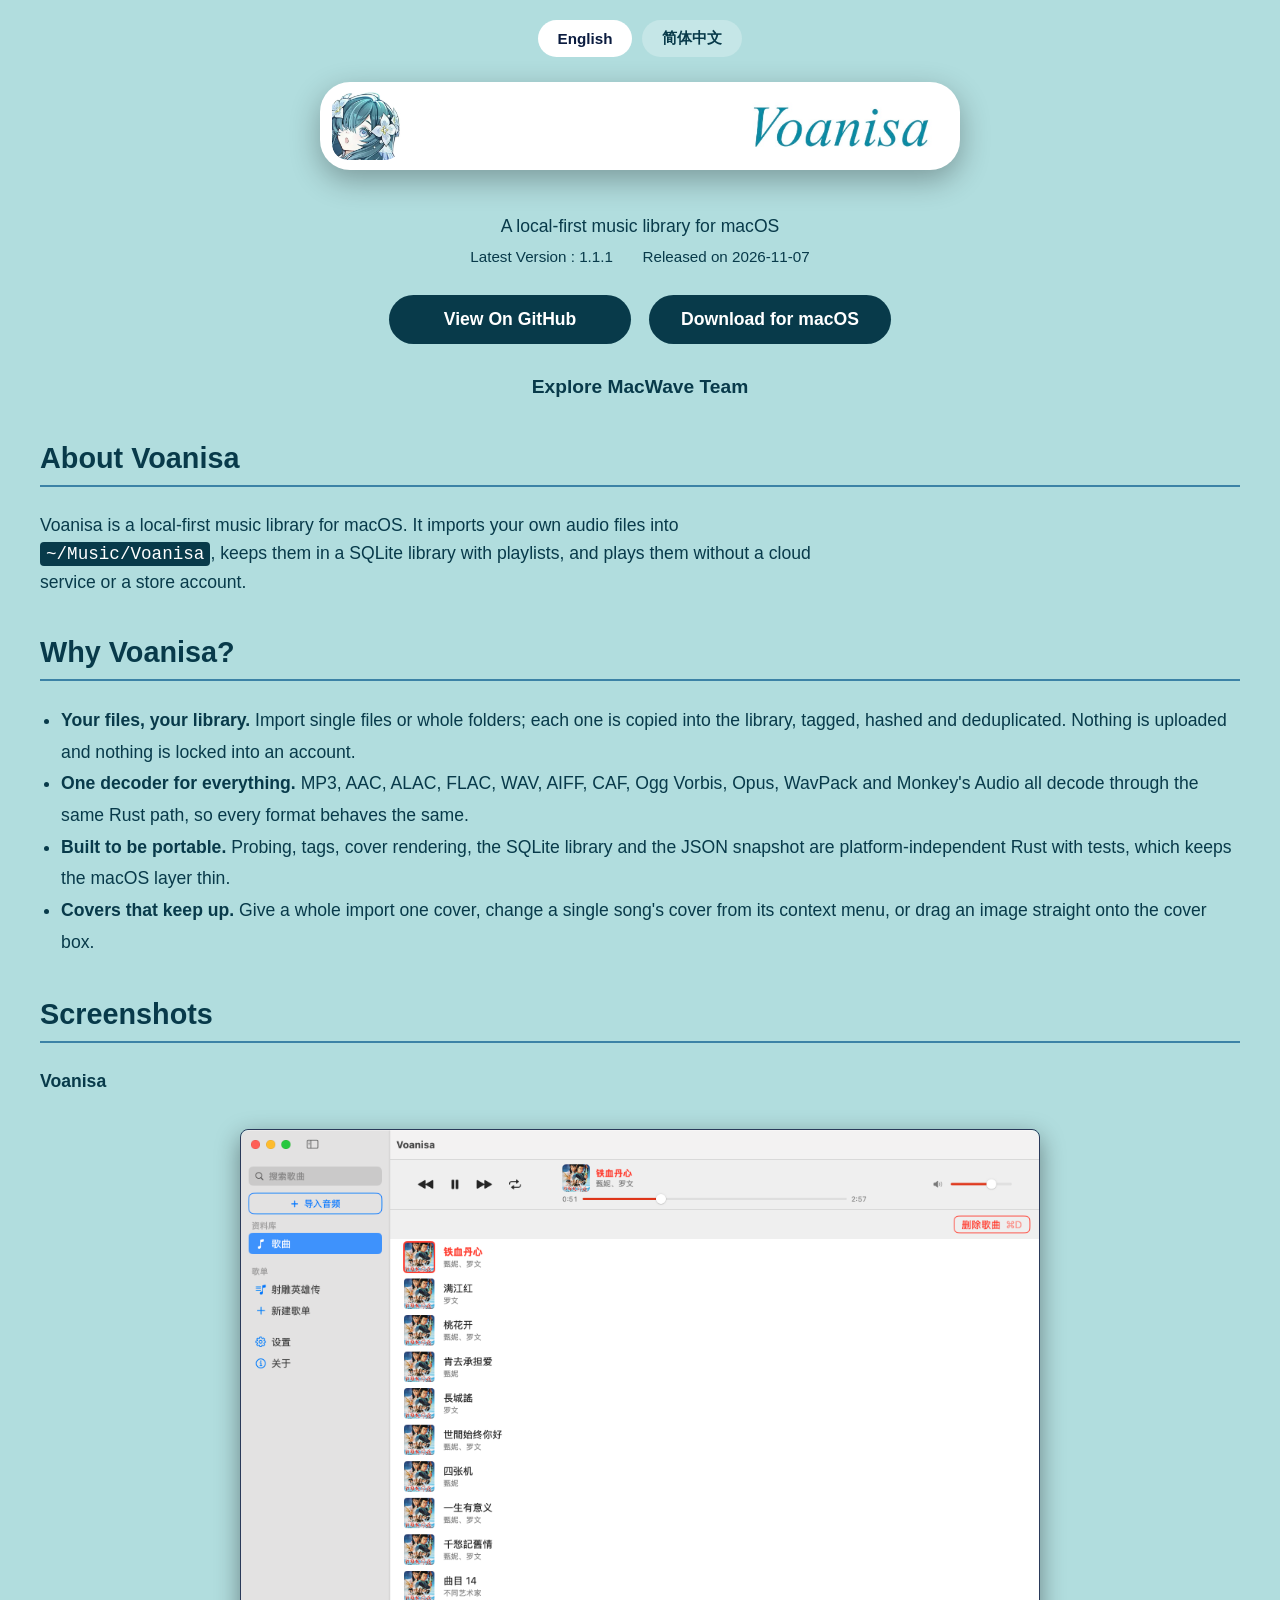
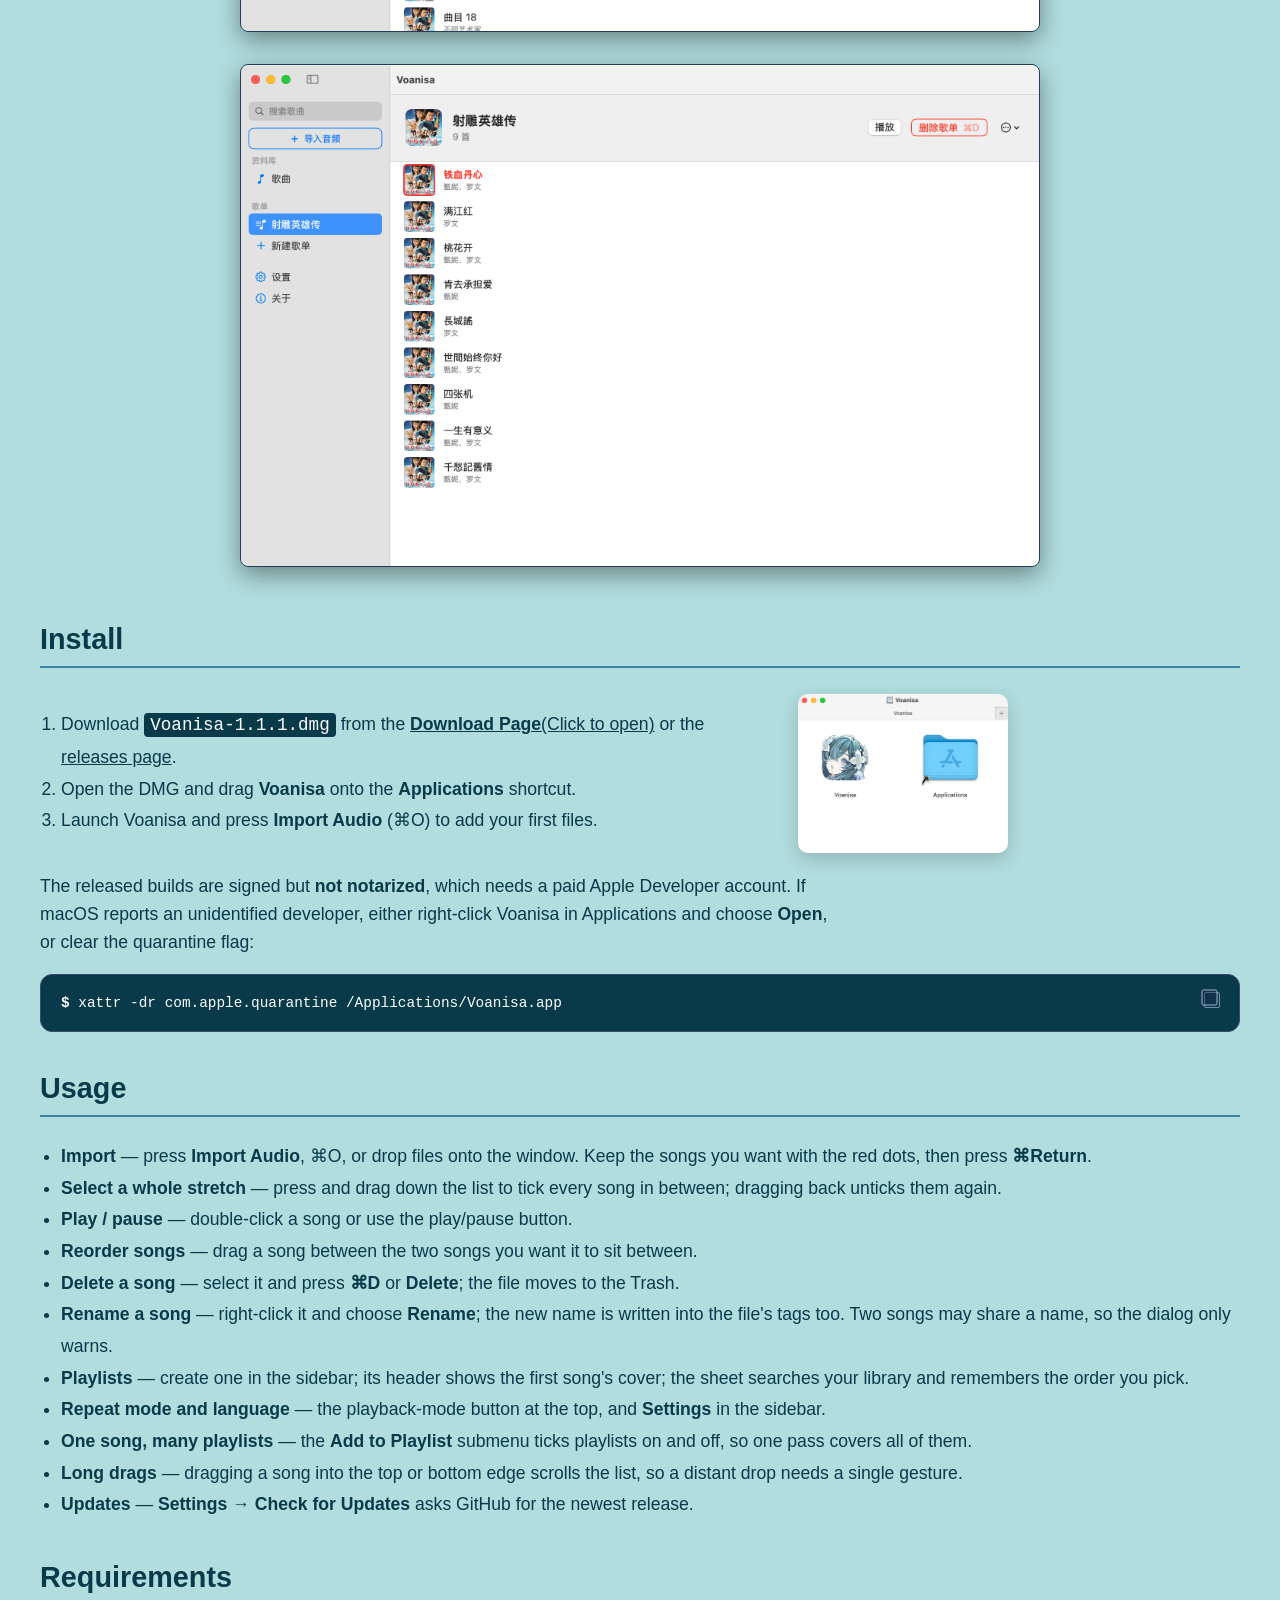
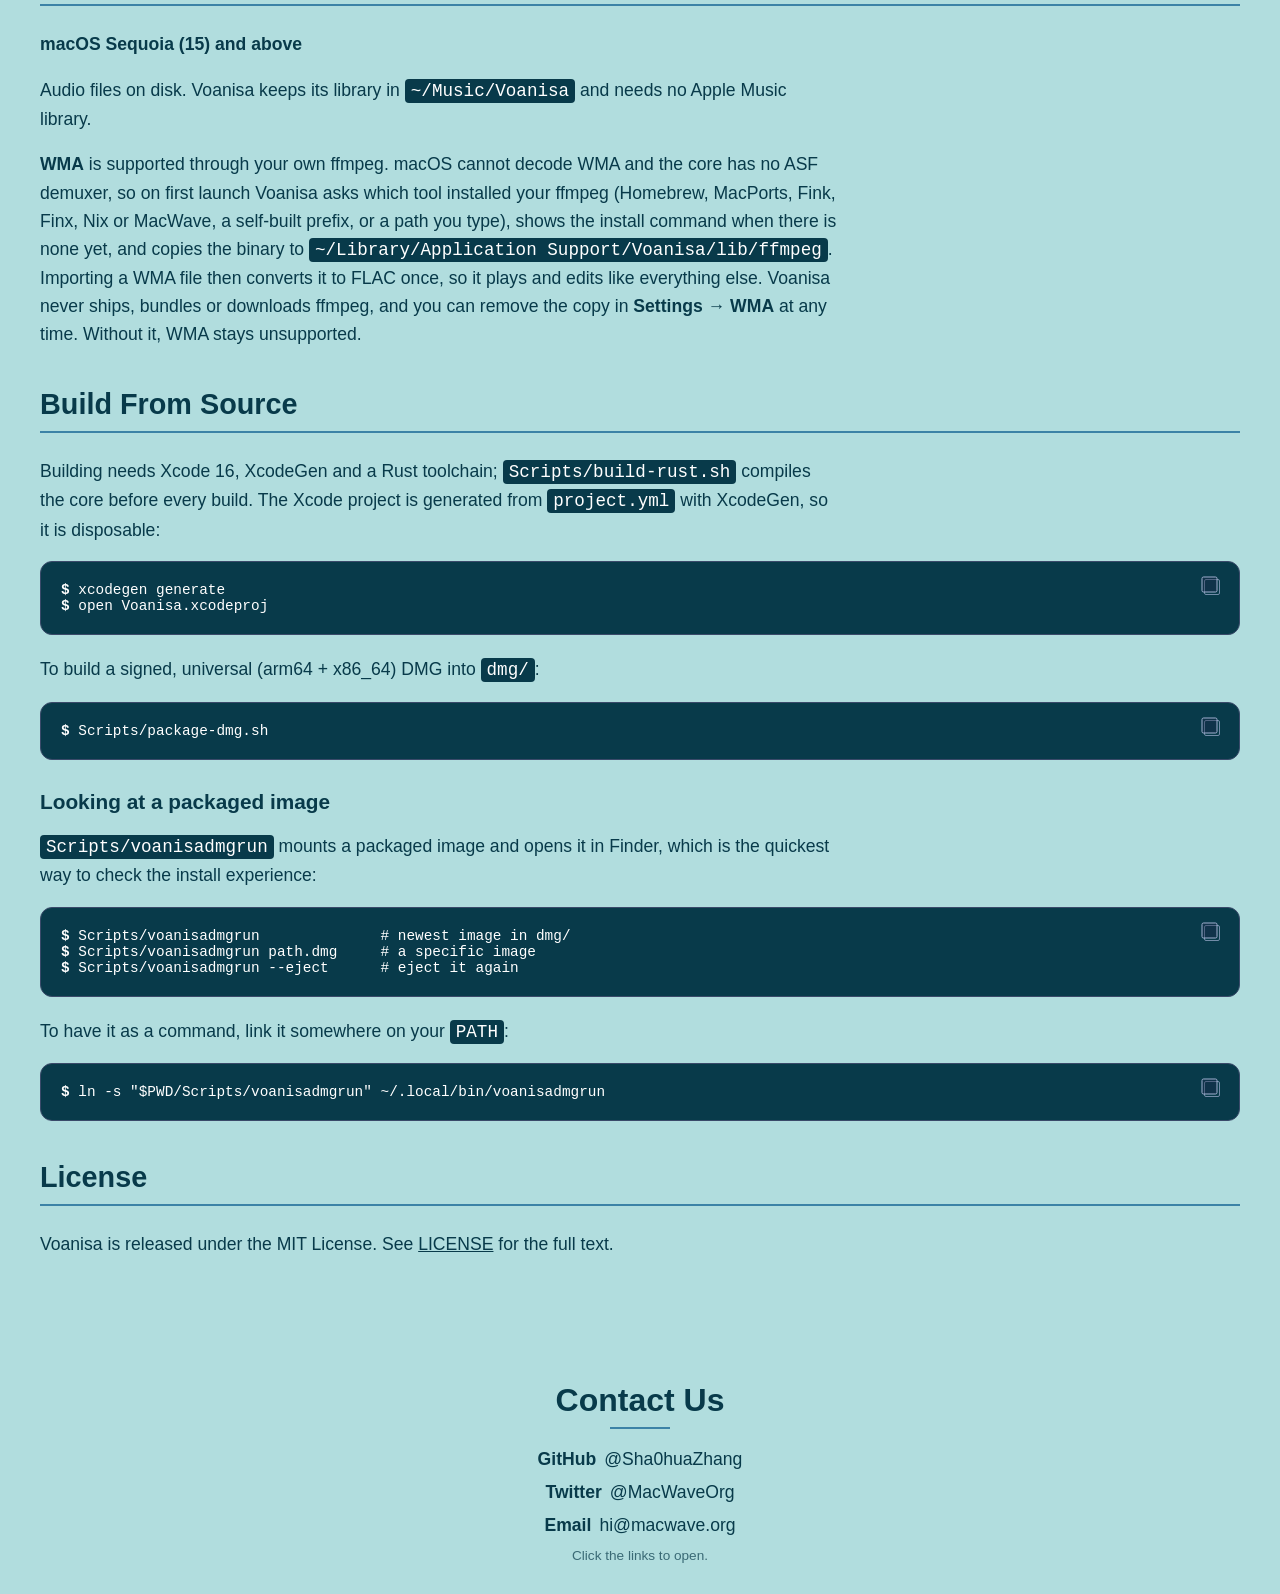
<file: index.html>
<!DOCTYPE html>
<html lang="en" class="lang-en">
<head>
    <meta charset="UTF-8">
    <meta name="viewport" content="width=device-width, initial-scale=1.0, maximum-scale=1.0, user-scalable=yes">
    <title>Voanisa</title>
    <style>
        :root {
            --ink: #083A4A;
            --rule: #3C82A6;
            --card: #3C8AA1;
        }
        body {
            background-color: #B1DDDE;
            color: var(--ink);
            font-family: -apple-system, BlinkMacSystemFont, "Segoe UI", Roboto, Helvetica, Arial, sans-serif;
            display: flex;
            flex-direction: column;
            align-items: center;
            justify-content: center;
            min-height: 100vh;
            text-align: center;
            margin: 0;
            padding: 20px;
            box-sizing: border-box;
        }

        /* 顶部卡片：白边相比原来缩小 50%。
           logo 高 50px；原卡片高 90px -> 上下白边各 20px，现改为 70px -> 各 10px；
           左右白边由 padding 决定，25px -> 12.5px。 */
        .logo-wrapper {
            background-color: #ffffff;
            border-radius: 30px;
            padding: 9px 12.5px;
            display: flex;
            align-items: center;
            justify-content: center;
            gap: 0;
            margin-bottom: 25px;
            box-shadow: 0 10px 30px rgba(0,0,0,0.3);
            min-height: 87.5px;
            box-sizing: border-box;
        }

        /* 相比原来扩大 50%：高度 50px -> 75px（width: auto 保持长宽同比） */
        .logo-img {
            height: 69px;
            width: auto;
            display: block;
            /* 圆角方形（此前试过胶囊形，现改回） */
            border-radius: 16px;
        }

        .logo-img.logo-3 {
            display: none !important;
        }

        /* ========== 电脑端版本号一行，有空格 ========== */
        .version-block .v-line {
            display: inline;
        }
        .version-block .v-line:first-child::after {
            content: "\00a0\00a0\00a0\00a0\00a0\00a0";
            white-space: pre;
        }

        p {
            font-size: 1.1rem;
            line-height: 1.6;
            
            max-width: 800px;
            text-align: left;
            word-break: break-word;
            overflow-wrap: break-word;
            hyphens: auto;
        }

        /* 宽度贴合文字：由脚本按「两个按钮中较宽的那个」统一设置，
           因此两者等宽又不会在宽屏上被拉伸。 */
        .btn-github {
            display: inline-block;
            background-color: var(--ink);
            color: #ffffff;
            padding: 14px 32px;
            border-radius: 30px;
            text-decoration: none;
            font-weight: 600;
            font-size: 1.1rem;
            transition: transform 0.2s ease, box-shadow 0.2s ease;
            text-align: center;
            box-sizing: border-box;
            white-space: nowrap;
        }

        .btn-github:hover {
            transform: translateY(-2px);
            box-shadow: 0 8px 20px rgba(255,255,255,0.2);
        }

        .code-container {
            position: relative;
            margin-bottom: 20px;
            max-width: 100%;
            box-sizing: border-box;
        }

        pre {
            background-color: var(--ink);
            border-radius: 12px;
            padding: 20px;
            overflow-x: auto;
            color: #ffffff;
            font-family: 'Menlo', 'Monaco', 'Courier New', monospace;
            border: 1px solid #3a4a6a;
            font-size: 0.9rem;
            white-space: pre-wrap;
            word-break: break-all;
            overflow-wrap: break-word;
            text-align: left;
            margin: 0;
            padding-right: 20px;
        }

        /* 有复制按钮的pre，添加右侧padding */
        .code-container.has-copy-btn pre {
            padding-right: 70px;
        }

        .code-dollar {
            color: #ffffff;
            font-weight: bold;
        }

        /* 行内代码（如 project.yml）整体不拆分：一行放不下时整块挪到下一行，
           而不是在「.」处断成两半。只有单块长过一整行时才允许断开，避免溢出。 */
        code {
            white-space: nowrap;
            word-break: normal;
            overflow-wrap: break-word;
            hyphens: none;
        }

        .copy-btn {
            position: absolute;
            top: 12px;
            right: 12px;
            background: transparent;
            border: none;
            cursor: pointer;
            padding: 6px;
            border-radius: 6px;
            transition: background 0.2s ease;
            display: flex;
            align-items: center;
            justify-content: center;
        }

        .copy-btn:hover {
            background-color: rgba(255, 255, 255, 0.08);
        }

        .copy-icon {
            position: relative;
            width: 18px;
            height: 18px;
        }

        .square-back {
            position: absolute;
            top: 0;
            left: 0;
            width: 14px;
            height: 14px;
            border: 1.5px solid #a0b0d0;
            border-radius: 2px;
            opacity: 0.7;
            transition: all 0.2s ease;
        }

        .square-front {
            position: absolute;
            bottom: 0;
            right: 0;
            width: 14px;
            height: 14px;
            border: 1.5px solid #a0b0d0;
            border-radius: 2px;
            background-color: rgba(30, 42, 74, 0.4);
            transition: all 0.2s ease;
            transform: translate(-4.5px, -4.5px);
        }

        .copy-btn:hover .square-back,
        .copy-btn:hover .square-front {
            border-color: #ffffff;
        }

        .copy-btn.copied .square-back,
        .copy-btn.copied .square-front {
            background-color: #ffffff;
            border-color: transparent;
            opacity: 1;
        }

        .contact-section {
            margin-top: 40px;
            padding: 20px 0;
            text-align: center;
        }

        .contact-section h2 {
            font-size: 2rem;
            color: var(--ink);
            font-weight: bold;
            margin-bottom: 8px;
            display: inline-block;
        }

        .contact-divider {
            width: 60px;
            height: 2px;
            background-color: var(--rule);
            margin: 0 auto 20px auto;
        }

        .contact-items {
            display: flex;
            flex-direction: column;
            align-items: center;
            gap: 12px;
            margin-bottom: 12px;
        }

        .contact-item {
            display: flex;
            align-items: center;
            gap: 8px;
            color: var(--ink);
            font-size: 1.1rem;
        }

        .contact-label {
            font-weight: bold;
            color: var(--ink);
        }

        .contact-item a {
            color: var(--ink);
            text-decoration: none;
            transition: opacity 0.2s;
        }

        .contact-item a:hover {
            text-decoration: underline;
            opacity: 0.8;
        }

        .contact-hint {
            font-size: 0.85rem;
            color: var(--ink);
            opacity: 0.7;
            margin-top: 6px;
        }

        .disclaimer-container {
            width: 100%;
            max-width: 800px;
            margin: 0 auto;
            padding-top: 20px;
            text-align: left;
            box-sizing: border-box;
        }

        .disclaimer {
            font-size: 0.75rem;
            color: var(--ink);
            opacity: 0.7;
            line-height: 1.4;
            word-wrap: break-word;
            word-break: break-word;
        }

        .disclaimer p {
            margin-bottom: 4px;
            padding-left: 2em;
            text-indent: -2em;
        }

        .install-note {
            font-size: 1.1rem;
            line-height: 1.6;
            
            max-width: 800px;
            text-align: left;
            color: var(--ink);
            margin-top: 0;
            margin-bottom: 10px;
            word-break: break-word;
            overflow-wrap: break-word;
        }
        .install-note strong {
            font-weight: bold;
            color: var(--ink);
        }
        .install-note .small-link-text {
            font-size: 0.825rem;
            display: inline-block;
        }
        .install-note a {
            color: var(--ink);
            text-decoration: underline;
        }
        .install-note a:hover {
            opacity: 0.8;
        }

        /* 修改所有正文段落和标题的换行 */
        .content-section h2 {
            word-break: break-word;
            overflow-wrap: break-word;
        }

        .content-section p {
            word-break: break-word;
            overflow-wrap: break-word;
            hyphens: auto;
        }

        /* 特别处理无复制按钮的pre */
        .code-container:not(.has-copy-btn) pre {
            padding-right: 20px;
            word-break: break-all;
            overflow-wrap: anywhere;
        }

        /* ========== 手机端 ========== */
        @media (max-width: 690.98px) {
            .logo-img.logo-1,
            .logo-img.logo-2 {
                display: none !important;
            }
            .logo-img.logo-3 {
                display: block !important;
                /* 与桌面同样扩大 50%：42px -> 63px */
                height: auto; max-width: 100%;
            }
            /* 移动端同步缩小 50% 白边：logo 高 42px，
               卡片高 80px -> 61px（上下白边 19px -> 9.5px），左右 18px -> 9px */
            .logo-wrapper {
                padding: 8px 9px !important;
                min-height: 79px;
                box-sizing: border-box;
            }

            .version-block .v-line {
                display: block !important;
                margin: 0 !important;
                line-height: 1.6 !important;
            }
            .version-block .v-line:first-child::after {
                content: "" !important;
            }
            .version-block {
                text-align: center !important;
                letter-spacing: 0 !important;
                font-size: 0.95rem !important;
                margin-top: -10px !important;
                margin-bottom: 30px !important;
            }

            .tagline {
                text-align: center !important;
            }
        }

        /* ===== 强制 Demo 图片居中且与代码块等宽 ===== */
        .demo-pictures {
            margin-top: 10px;
            width: 100%;
            display: flex;
            flex-direction: column;
            align-items: center;
            justify-content: center;
            box-sizing: border-box;
        }

        .demo-pictures p {
            width: 100%;
            margin: 16px 0;
            text-align: center;
            display: flex;
            justify-content: center;
            box-sizing: border-box;
        }

        .demo-pictures img {
            display: block;
            width: 100% !important;
            max-width: 100% !important;
            height: auto;
            margin: 0 auto !important;
            border-radius: 8px;
            box-shadow: 0 8px 24px rgba(0,0,0,0.4);
            border: 1px solid #2a3a5a;
            box-sizing: border-box;
            object-fit: contain;
        }

        @media (max-width: 690.98px) {
            .demo-pictures img {
                width: 100% !important;
                max-width: 100% !important;
                margin: 0 auto !important;
            }
        }

        /* 「安装」步骤与示意图并排：左边文字、右边图片。
           图片按比例缩放，窄屏时改为图片居中排在文字下方（文字本身不变）。 */
        .install-row {
            display: flex;
            align-items: center;
            gap: 28px;
            max-width: 968px;
            margin-top: 18px;
        }

        .install-text {
            flex: 1 1 auto;
            min-width: 0;
        }

        .install-shot {
            flex: 0 1 auto;
            width: 46%;
            max-width: 210px;
            height: auto;
            border-radius: 10px;
            box-shadow: 0 6px 18px rgba(0, 0, 0, 0.18);
        }

        @media (max-width: 690.98px) {
            .install-row {
                flex-direction: column;
                align-items: center;
                gap: 18px;
                max-width: none;
            }
            .install-text {
                width: 100%;
            }
            .install-shot {
                flex: 0 0 auto;
                width: 100%;
                max-width: 210px;
            }
        }

        /* ===== 新增：环境要求粗体样式 ===== */
        .env-requirements {
            font-size: 1.1rem;
            line-height: 1.6;
            
            max-width: 800px;
            text-align: left;
            color: var(--ink);
            font-weight: bold;
            margin: 10px 0 20px 0;
            word-break: break-word;
            overflow-wrap: break-word;
        }

        /* ========== 语言切换 ========== */
        .lang-switch {
            display: flex;
            gap: 10px;
            margin-bottom: 25px;
        }

        .lang-btn {
            background-color: rgba(255,255,255,0.25);
            color: var(--ink);
            border: none;
            padding: 8px 20px;
            border-radius: 20px;
            font-family: inherit;
            font-size: 0.95rem;
            font-weight: 600;
            cursor: pointer;
            transition: background-color 0.2s ease, transform 0.2s ease;
        }

        .lang-btn:hover {
            background-color: rgba(255,255,255,0.4);
            transform: translateY(-1px);
        }

        .lang-btn.active {
            background-color: #ffffff;
            color: #0a1b3f;
        }

        /* 只显示当前语言的内容 */
        .lang-zh [data-lang="en"],
        .lang-en [data-lang="zh"] {
            display: none !important;
        }
    </style>
</head>
<body>

    <div class="lang-switch">
        <button class="lang-btn" type="button" data-lang-set="en" onclick="setLanguage('en')">English</button>
        <button class="lang-btn" type="button" data-lang-set="zh" onclick="setLanguage('zh')">简体中文</button>
    </div>

    <!-- 顶部卡片 logo-wrapper：高度已增加1/5（调整padding和min-height） -->
    <div class="logo-wrapper">
        <img src="images/logo1.png?v=2" alt="Voanisa icon" class="logo-img logo-1">
        <img src="images/logo2.jpg?v=2" alt="Voanisa" class="logo-img logo-2">
        <img src="images/logo3.jpg?v=2" alt="Voanisa" class="logo-img logo-3">
    </div>

    <p class="tagline" data-lang="en" style="text-align: center;">A local-first music library for macOS</p>
    <p class="tagline" data-lang="zh" style="text-align: center;">macOS 上的本地音乐库</p>

    <div class="version-block" style="color: var(--ink); font-size: 0.95rem; margin-top: -10px; margin-bottom: 30px;">
        <div data-lang="en">
            <span class="v-line">Latest Version : 1.1.1</span>
            <span class="v-line">Released on 2026-11-07</span>
        </div>
        <div data-lang="zh">
            <span class="v-line">最新版本：1.1.1</span>
            <span class="v-line">发布于 2026-11-07</span>
        </div>
    </div>

    <div style="display: flex; flex-wrap: wrap; justify-content: center; align-items: center; gap: 18px;">
        <a href="https://github.com/Sha0huaZhang/Voanisa" class="btn-github">
            <span data-lang="en">View On GitHub</span>
            <span data-lang="zh">在 GitHub 上查看</span>
        </a>
        <a href="Downloads/" class="btn-github">
            <span data-lang="en">Download for macOS</span>
            <span data-lang="zh">下载 macOS 版本</span>
        </a>
    </div>

    <div style="margin-top: 2em;"></div>
    <div style="text-align: center; font-size: 1.2rem; font-weight: bold;">
        <a href="https://sw.macwave.org" style="color: var(--ink); text-decoration: none;">
            <span data-lang="en">Explore MacWave Team</span>
            <span data-lang="zh">浏览 MacWave 团队</span>
        </a>
    </div>

    <div class="content-section" style="margin: 0 auto; padding: 20px; color: var(--ink); text-align: left;">

        <h2 style="font-size: 1.8rem; border-bottom: 2px solid var(--rule); padding-bottom: 10px;" data-lang="en">About Voanisa</h2>
        <h2 style="font-size: 1.8rem; border-bottom: 2px solid var(--rule); padding-bottom: 10px;" data-lang="zh">关于 Voanisa</h2>
        <p style="font-size: 1.1rem; line-height: 1.6; " data-lang="en">
            Voanisa is a local-first music library for macOS. It imports your own audio files into <code style="background-color: var(--ink); color: #ffffff; padding: 2px 6px; border-radius: 4px;">~/Music/Voanisa</code>, keeps them in a SQLite library with playlists, and plays them without a cloud service or a store account.
        </p>
        <p style="font-size: 1.1rem; line-height: 1.6; " data-lang="zh">
            Voanisa 是一个 macOS 本地音乐库。它把你自己的音频文件导入 <code style="background-color: var(--ink); color: #ffffff; padding: 2px 6px; border-radius: 4px;">~/Music/Voanisa</code>，用 SQLite 管理曲库与歌单，直接播放，不需要云服务，也不经过任何商店账号。
        </p>

        <h2 style="font-size: 1.8rem; border-bottom: 2px solid var(--rule); padding-bottom: 10px; margin-top: 40px;" data-lang="en">Why Voanisa?</h2>
        <h2 style="font-size: 1.8rem; border-bottom: 2px solid var(--rule); padding-bottom: 10px; margin-top: 40px;" data-lang="zh">为什么选择 Voanisa？</h2>

        <ul style="font-size: 1.1rem; line-height: 1.8; padding-left: 1.2em;" data-lang="en">
            <li><strong>Your files, your library.</strong> Import single files or whole folders; each one is copied into the library, tagged, hashed and deduplicated. Nothing is uploaded and nothing is locked into an account.</li>
            <li><strong>One decoder for everything.</strong> MP3, AAC, ALAC, FLAC, WAV, AIFF, CAF, Ogg Vorbis, Opus, WavPack and Monkey's Audio all decode through the same Rust path, so every format behaves the same.</li>
            <li><strong>Built to be portable.</strong> Probing, tags, cover rendering, the SQLite library and the JSON snapshot are platform-independent Rust with tests, which keeps the macOS layer thin.</li>
            <li><strong>Covers that keep up.</strong> Give a whole import one cover, change a single song's cover from its context menu, or drag an image straight onto the cover box.</li>
        </ul>
        <ul style="font-size: 1.1rem; line-height: 1.8; padding-left: 1.2em;" data-lang="zh">
            <li><strong>文件属于你。</strong>可以导入单个文件或整个文件夹；每个文件都会被复制进曲库、读取标签、计算哈希并去重。不上传，也不锁定在任何账号里。</li>
            <li><strong>一种解码路径。</strong>MP3、AAC、ALAC、FLAC、WAV、AIFF、CAF、Ogg Vorbis、Opus、WavPack 与 Monkey's Audio 都走同一套 Rust 解码，行为一致。</li>
            <li><strong>为可移植而写。</strong>探测、标签、封面渲染、SQLite 曲库与 JSON 快照都是带测试的跨平台 Rust，macOS 那一层因此很薄。</li>
            <li><strong>封面跟得上操作。</strong>整批导入可以统一用一张封面，右键即可更换单曲封面，也可以把图片直接拖到封面框上。</li>
        </ul>

        <h2 style="font-size: 1.8rem; border-bottom: 2px solid var(--rule); padding-bottom: 10px; margin-top: 40px;" data-lang="en">Screenshots</h2>
        <h2 style="font-size: 1.8rem; border-bottom: 2px solid var(--rule); padding-bottom: 10px; margin-top: 40px;" data-lang="zh">界面预览</h2>

        <p style="font-size: 1.1rem; line-height: 1.6; font-weight: bold;" data-lang="en">Voanisa</p>
        <p style="font-size: 1.1rem; line-height: 1.6; font-weight: bold;" data-lang="zh">Voanisa</p>
        <div class="demo-pictures">
            <p><img src="images/compare1.png" alt="Voanisa"></p>
            <p><img src="images/compare2.png" alt="Voanisa"></p>
        </div>


        <h2 style="font-size: 1.8rem; border-bottom: 2px solid var(--rule); padding-bottom: 10px; margin-top: 40px;" data-lang="en">Install</h2>
        <h2 style="font-size: 1.8rem; border-bottom: 2px solid var(--rule); padding-bottom: 10px; margin-top: 40px;" data-lang="zh">安装</h2>

        <div class="install-row">
        <div class="install-text">
        <ol style="font-size: 1.1rem; line-height: 1.8; padding-left: 1.2em;" data-lang="en">
            <li>Download <code style="background-color: var(--ink); color: #ffffff; padding: 2px 6px; border-radius: 4px;">Voanisa-1.1.1.dmg</code> from the <a href="Downloads/" style="color: var(--ink);"><strong>Download Page</strong>(Click to open)</a> or the <a href="https://github.com/Sha0huaZhang/Voanisa/releases" style="color: var(--ink);">releases page</a>.</li>
            <li>Open the DMG and drag <strong>Voanisa</strong> onto the <strong>Applications</strong> shortcut.</li>
            <li>Launch Voanisa and press <strong>Import Audio</strong> (⌘O) to add your first files.</li>
        </ol>
        <ol style="font-size: 1.1rem; line-height: 1.8; padding-left: 1.2em;" data-lang="zh">
            <li>从<a href="Downloads/" style="color: var(--ink);"><strong>下载页面</strong>（点击跳转）</a>或 <a href="https://github.com/Sha0huaZhang/Voanisa/releases" style="color: var(--ink);">Releases 页面</a>下载 <code style="background-color: var(--ink); color: #ffffff; padding: 2px 6px; border-radius: 4px;">Voanisa-1.1.1.dmg</code>。</li>
            <li>打开 DMG，把 <strong>Voanisa</strong> 拖到 <strong>Applications</strong> 快捷方式上。</li>
            <li>启动 Voanisa，点「导入音频」（⌘O）添加第一批文件。</li>
        </ol>
        </div>
        <img class="install-shot" src="images/install.png" alt="把 Voanisa 拖到 Applications 快捷方式上">
        </div>

        <p style="font-size: 1.1rem; line-height: 1.6; " data-lang="en">
            The released builds are signed but <strong>not notarized</strong>, which needs a paid Apple Developer account. If macOS reports an unidentified developer, either right-click Voanisa in Applications and choose <strong>Open</strong>, or clear the quarantine flag:
        </p>
        <p style="font-size: 1.1rem; line-height: 1.6; " data-lang="zh">
            发布的版本已签名，但<strong>未公证</strong>（公证需要付费的 Apple 开发者账号）。如果 macOS 提示「无法验证开发者」，可在「应用程序」中右键 Voanisa 选择<strong>打开</strong>，或清除下载隔离标记：
        </p>
        <div class="code-container has-copy-btn">
            <button class="copy-btn" onclick="copyCode(this)">
                <div class="copy-icon">
                    <div class="square-back"></div>
                    <div class="square-front"></div>
                </div>
            </button>
            <pre><span class="code-dollar">$</span> xattr -dr com.apple.quarantine /Applications/Voanisa.app</pre>
        </div>

        <h2 style="font-size: 1.8rem; border-bottom: 2px solid var(--rule); padding-bottom: 10px; margin-top: 40px;" data-lang="en">Usage</h2>
        <h2 style="font-size: 1.8rem; border-bottom: 2px solid var(--rule); padding-bottom: 10px; margin-top: 40px;" data-lang="zh">使用方法</h2>

        <ul style="font-size: 1.1rem; line-height: 1.8; padding-left: 1.2em;" data-lang="en">
            <li><strong>Import</strong> — press <strong>Import Audio</strong>, ⌘O, or drop files onto the window. Keep the songs you want with the red dots, then press <strong>⌘Return</strong>.</li>
            <li><strong>Select a whole stretch</strong> — press and drag down the list to tick every song in between; dragging back unticks them again.</li>
            <li><strong>Play / pause</strong> — double-click a song or use the play/pause button.</li>
            <li><strong>Reorder songs</strong> — drag a song between the two songs you want it to sit between.</li>
            <li><strong>Delete a song</strong> — select it and press <strong>⌘D</strong> or <strong>Delete</strong>; the file moves to the Trash.</li>
            <li><strong>Rename a song</strong> — right-click it and choose <strong>Rename</strong>; the new name is written into the file's tags too. Two songs may share a name, so the dialog only warns.</li>
            <li><strong>Playlists</strong> — create one in the sidebar; its header shows the first song's cover; the sheet searches your library and remembers the order you pick.</li>
            <li><strong>Repeat mode and language</strong> — the playback-mode button at the top, and <strong>Settings</strong> in the sidebar.</li>
            <li><strong>One song, many playlists</strong> — the <strong>Add to Playlist</strong> submenu ticks playlists on and off, so one pass covers all of them.</li>
            <li><strong>Long drags</strong> — dragging a song into the top or bottom edge scrolls the list, so a distant drop needs a single gesture.</li>
            <li><strong>Updates</strong> — <strong>Settings → Check for Updates</strong> asks GitHub for the newest release.</li>
        </ul>
        <ul style="font-size: 1.1rem; line-height: 1.8; padding-left: 1.2em;" data-lang="zh">
            <li><strong>导入</strong> —— 点「导入音频」、按 ⌘O，或把文件拖到窗口上；用红点决定哪些要导入，然后按 <strong>⌘Return</strong>。</li>
            <li><strong>一次框选一片</strong> —— 在列表里按住向下拖动，可以连续勾选中间的每一首；往回拖则取消。</li>
            <li><strong>播放 / 暂停</strong> —— 双击歌曲，或点击播放/暂停按钮。</li>
            <li><strong>调整歌曲顺序</strong> —— 拖动歌曲到你想插入的两首歌之间。</li>
            <li><strong>删除歌曲</strong> —— 选中后按 <strong>⌘D</strong> 或 <strong>Delete</strong>，文件会被移到废纸篓。</li>
            <li><strong>重命名歌曲</strong> —— 右键选<strong>重命名</strong>，新名字也会写进文件标签；允许同名歌曲，弹窗只会提示。</li>
            <li><strong>歌单</strong> —— 在侧栏新建，头部显示第一首的封面；选择器可以搜索曲库，并按你选中的顺序保存。</li>
            <li><strong>循环模式与语言</strong> —— 顶部的播放模式按钮，以及侧栏的<strong>设置</strong>。</li>
            <li><strong>一首歌加入多个歌单</strong> —— 「加入歌单」子菜单是勾选式的，一次可以勾上多个。</li>
            <li><strong>远距离拖动</strong> —— 把歌曲拖到列表上下边缘会自动滚动，一次就能拖到位置。</li>
            <li><strong>更新</strong> —— 在<strong>设置 → 查询最新版本</strong>里向 GitHub 查询最新版本。</li>
        </ul>

        <h2 style="font-size: 1.8rem; border-bottom: 2px solid var(--rule); padding-bottom: 10px; margin-top: 40px;" data-lang="en">Requirements</h2>
        <h2 style="font-size: 1.8rem; border-bottom: 2px solid var(--rule); padding-bottom: 10px; margin-top: 40px;" data-lang="zh">系统要求</h2>
        <p style="font-size: 1.1rem; line-height: 1.6; font-weight: bold;" data-lang="en">macOS Sequoia (15) and above</p>
        <p style="font-size: 1.1rem; line-height: 1.6; font-weight: bold;" data-lang="zh">macOS Sequoia (15) 或更高版本</p>
        <p style="font-size: 1.1rem; line-height: 1.6; " data-lang="en">Audio files on disk. Voanisa keeps its library in <code style="background-color: var(--ink); color: #ffffff; padding: 2px 6px; border-radius: 4px;">~/Music/Voanisa</code> and needs no Apple Music library.</p>
        <p style="font-size: 1.1rem; line-height: 1.6; " data-lang="zh">本地磁盘上的音频文件。Voanisa 把曲库放在 <code style="background-color: var(--ink); color: #ffffff; padding: 2px 6px; border-radius: 4px;">~/Music/Voanisa</code>，不需要 Apple Music 资料库。</p>
        <p style="font-size: 1.1rem; line-height: 1.6; " data-lang="en">
            <strong>WMA</strong> is supported through your own ffmpeg. macOS cannot decode WMA and the
            core has no ASF demuxer, so on first launch Voanisa asks which tool installed your ffmpeg
            (Homebrew, MacPorts, Fink, Finx, Nix or MacWave, a self-built prefix, or a path you type),
            shows the install command when there is none yet, and copies the binary to
            <code style="background-color: var(--ink); color: #ffffff; padding: 2px 6px; border-radius: 4px;">~/Library/Application Support/Voanisa/lib/ffmpeg</code>.
            Importing a WMA file then converts it to FLAC once, so it plays and edits like everything else.
            Voanisa never ships, bundles or downloads ffmpeg, and you can remove the copy in
            <strong>Settings → WMA</strong> at any time. Without it, WMA stays unsupported.
        </p>
        <p style="font-size: 1.1rem; line-height: 1.6; " data-lang="zh">
            <strong>WMA</strong> 通过你自己的 ffmpeg 支持。macOS 无法解码 WMA，核心也没有 ASF 解析器，所以首次启动时
            Voanisa 会询问你的 ffmpeg 是用哪个工具装的（Homebrew、MacPorts、Fink、Finx、Nix、MacWave、
            自行编译的路径，或手动输入的路径）；还没装的话会给出安装命令，然后把可执行文件复制到
            <code style="background-color: var(--ink); color: #ffffff; padding: 2px 6px; border-radius: 4px;">~/Library/Application Support/Voanisa/lib/ffmpeg</code>。
            之后导入 WMA 会先转成 FLAC，播放和编辑歌曲信息都与其它格式一致。Voanisa 不会打包、附带或下载
            ffmpeg，随时可以在<strong>设置 → WMA</strong> 里删除这份副本；没有副本时 WMA 仍不受支持。
        </p>

        <h2 style="font-size: 1.8rem; border-bottom: 2px solid var(--rule); padding-bottom: 10px; margin-top: 40px;" data-lang="en">Build From Source</h2>
        <h2 style="font-size: 1.8rem; border-bottom: 2px solid var(--rule); padding-bottom: 10px; margin-top: 40px;" data-lang="zh">从源码构建</h2>
        <p style="font-size: 1.1rem; line-height: 1.6; " data-lang="en">
            Building needs Xcode 16, XcodeGen and a Rust toolchain; <code style="background-color: var(--ink); color: #ffffff; padding: 2px 6px; border-radius: 4px;">Scripts/build-rust.sh</code> compiles the core before every build. The Xcode project is generated from <code style="background-color: var(--ink); color: #ffffff; padding: 2px 6px; border-radius: 4px;">project.yml</code> with XcodeGen, so it is disposable:
        </p>
        <p style="font-size: 1.1rem; line-height: 1.6; " data-lang="zh">
            构建需要 Xcode 16、XcodeGen 与 Rust 工具链；每次构建前 <code style="background-color: var(--ink); color: #ffffff; padding: 2px 6px; border-radius: 4px;">Scripts/build-rust.sh</code> 会先编译核心。Xcode 工程由 XcodeGen 依据 <code style="background-color: var(--ink); color: #ffffff; padding: 2px 6px; border-radius: 4px;">project.yml</code> 生成，因此是可以随时丢弃的产物：
        </p>
        <div class="code-container has-copy-btn">
            <button class="copy-btn" onclick="copyCode(this)">
                <div class="copy-icon">
                    <div class="square-back"></div>
                    <div class="square-front"></div>
                </div>
            </button>
            <pre><span class="code-dollar">$</span> xcodegen generate
<span class="code-dollar">$</span> open Voanisa.xcodeproj</pre>
        </div>

        <p style="font-size: 1.1rem; line-height: 1.6; " data-lang="en">
            To build a signed, universal (arm64 + x86_64) DMG into <code style="background-color: var(--ink); color: #ffffff; padding: 2px 6px; border-radius: 4px;">dmg/</code>:
        </p>
        <p style="font-size: 1.1rem; line-height: 1.6; " data-lang="zh">
            要在 <code style="background-color: var(--ink); color: #ffffff; padding: 2px 6px; border-radius: 4px;">dmg/</code> 下生成已签名、兼容 Intel 的通用版 DMG：
        </p>
        <div class="code-container has-copy-btn">
            <button class="copy-btn" onclick="copyCode(this)">
                <div class="copy-icon">
                    <div class="square-back"></div>
                    <div class="square-front"></div>
                </div>
            </button>
            <pre><span class="code-dollar">$</span> Scripts/package-dmg.sh</pre>
        </div>

        <div data-lang="en">
            <h3 style="font-size: 1.3rem; margin-top: 30px; margin-bottom: 10px;">Looking at a packaged image</h3>
            <p style="font-size: 1.1rem; line-height: 1.6; ">
                <code style="background-color: var(--ink); color: #ffffff; padding: 2px 6px; border-radius: 4px;">Scripts/voanisadmgrun</code> mounts a packaged image and opens it in Finder, which is the quickest way to check the install experience:
            </p>
            <div class="code-container has-copy-btn">
                <button class="copy-btn" onclick="copyCode(this)">
                    <div class="copy-icon">
                        <div class="square-back"></div>
                        <div class="square-front"></div>
                    </div>
                </button>
                <pre><span class="code-dollar">$</span> Scripts/voanisadmgrun              # newest image in dmg/
<span class="code-dollar">$</span> Scripts/voanisadmgrun path.dmg     # a specific image
<span class="code-dollar">$</span> Scripts/voanisadmgrun --eject      # eject it again</pre>
            </div>
            <p style="font-size: 1.1rem; line-height: 1.6; ">
                To have it as a command, link it somewhere on your <code style="background-color: var(--ink); color: #ffffff; padding: 2px 6px; border-radius: 4px;">PATH</code>:
            </p>
            <div class="code-container has-copy-btn">
                <button class="copy-btn" onclick="copyCode(this)">
                    <div class="copy-icon">
                        <div class="square-back"></div>
                        <div class="square-front"></div>
                    </div>
                </button>
                <pre><span class="code-dollar">$</span> ln -s "$PWD/Scripts/voanisadmgrun" ~/.local/bin/voanisadmgrun</pre>
            </div>
        </div>
        <div data-lang="zh">
            <h3 style="font-size: 1.3rem; margin-top: 30px; margin-bottom: 10px;">查看打包好的镜像</h3>
            <p style="font-size: 1.1rem; line-height: 1.6; ">
                <code style="background-color: var(--ink); color: #ffffff; padding: 2px 6px; border-radius: 4px;">Scripts/voanisadmgrun</code> 会挂载镜像并在 Finder 中打开，是检查安装体验最快的方式：
            </p>
            <div class="code-container has-copy-btn">
                <button class="copy-btn" onclick="copyCode(this)">
                    <div class="copy-icon">
                        <div class="square-back"></div>
                        <div class="square-front"></div>
                    </div>
                </button>
                <pre><span class="code-dollar">$</span> Scripts/voanisadmgrun              # dmg/ 下最新的镜像
<span class="code-dollar">$</span> Scripts/voanisadmgrun path.dmg     # 指定镜像
<span class="code-dollar">$</span> Scripts/voanisadmgrun --eject      # 卸载</pre>
            </div>
            <p style="font-size: 1.1rem; line-height: 1.6; ">
                想把它变成一条命令，做个软链放到 <code style="background-color: var(--ink); color: #ffffff; padding: 2px 6px; border-radius: 4px;">PATH</code> 里即可：
            </p>
            <div class="code-container has-copy-btn">
                <button class="copy-btn" onclick="copyCode(this)">
                    <div class="copy-icon">
                        <div class="square-back"></div>
                        <div class="square-front"></div>
                    </div>
                </button>
                <pre><span class="code-dollar">$</span> ln -s "$PWD/Scripts/voanisadmgrun" ~/.local/bin/voanisadmgrun</pre>
            </div>
        </div>

        <h2 style="font-size: 1.8rem; border-bottom: 2px solid var(--rule); padding-bottom: 10px; margin-top: 40px;" data-lang="en">License</h2>
        <h2 style="font-size: 1.8rem; border-bottom: 2px solid var(--rule); padding-bottom: 10px; margin-top: 40px;" data-lang="zh">许可</h2>
        <p style="font-size: 1.1rem; line-height: 1.6; " data-lang="en">
            Voanisa is released under the MIT License. See <a href="https://github.com/Sha0huaZhang/Voanisa/blob/main/LICENSE" style="color: var(--ink);">LICENSE</a> for the full text.
        </p>
        <p style="font-size: 1.1rem; line-height: 1.6; " data-lang="zh">
            Voanisa 以 MIT 许可发布，完整条款见 <a href="https://github.com/Sha0huaZhang/Voanisa/blob/main/LICENSE" style="color: var(--ink);">LICENSE</a>。
        </p>
    </div>

    <div class="contact-section">
        <h2 data-lang="en">Contact Us</h2>
        <h2 data-lang="zh">联系我们</h2>
        <div class="contact-divider"></div>
        <div class="contact-items">
            <div class="contact-item">
                <span class="contact-label">GitHub</span>
                <a href="https://github.com/Sha0huaZhang" target="_blank">@Sha0huaZhang</a>
            </div>
            <div class="contact-item">
                <span class="contact-label">Twitter</span>
                <a href="https://twitter.com/MacWaveOrg" target="_blank">@MacWaveOrg</a>
            </div>
            <div class="contact-item">
                <span class="contact-label">Email</span>
                <a href="mailto:hi@macwave.org">hi@macwave.org</a>
            </div>
        </div>
        <div class="contact-hint" data-lang="en">Click the links to open.</div>
        <div class="contact-hint" data-lang="zh">点击链接即可打开。</div>
    </div>

    <script>
        function copyCode(btn) {
            const pre = btn.parentElement.querySelector('pre');
            if (!pre) return;
            let text = pre.textContent;
            text = text.replace(/^\$\s/gm, '');
            navigator.clipboard.writeText(text).then(() => {
                btn.classList.add('copied');
                setTimeout(() => {
                    btn.classList.remove('copied');
                }, 2000);
            }).catch(err => {
                console.error('Failed to copy text: ', err);
            });
        }

        function setLanguage(lang) {
            const root = document.documentElement;
            root.classList.remove('lang-en', 'lang-zh');
            root.classList.add('lang-' + lang);
            root.lang = (lang === 'zh') ? 'zh-Hans' : 'en';
            document.querySelectorAll('.lang-btn').forEach(function (btn) {
                btn.classList.toggle('active', btn.getAttribute('data-lang-set') === lang);
            });
            try { localStorage.setItem('elysia-lang', lang); } catch (e) {}
            // 文字变了，按钮宽度需要重算（等一帧让显示切换生效）
            if (typeof equalizeButtons === 'function') {
                requestAnimationFrame(equalizeButtons);
            }
        }

        // 顶部两个按钮等宽：取两者中较宽的那个作为统一宽度。
        // 用脚本而不是 flex 拉伸，是因为拉伸会把按钮撑得比文字宽很多。
        function equalizeButtons() {
            const buttons = Array.from(document.querySelectorAll('.btn-github'))
                .filter(function (b) { return b.offsetParent !== null; });
            if (buttons.length < 2) return;
            buttons.forEach(function (b) { b.style.minWidth = ''; });
            const widest = Math.max.apply(null, buttons.map(function (b) {
                return b.getBoundingClientRect().width;
            }));
            buttons.forEach(function (b) { b.style.minWidth = widest + 'px'; });
        }

        (function () {
            let saved = null;
            try { saved = localStorage.getItem('elysia-lang'); } catch (e) {}
            if (saved !== 'en' && saved !== 'zh') {
                const nav = (navigator.language || 'en').toLowerCase();
                saved = nav.indexOf('zh') === 0 ? 'zh' : 'en';
            }
            setLanguage(saved);
            equalizeButtons();
            window.addEventListener('resize', equalizeButtons);
            // 字体加载完成后字宽会变，需要重算
            if (document.fonts && document.fonts.ready) {
                document.fonts.ready.then(equalizeButtons);
            }
        })();
    </script>

</body>
</html>
</file>
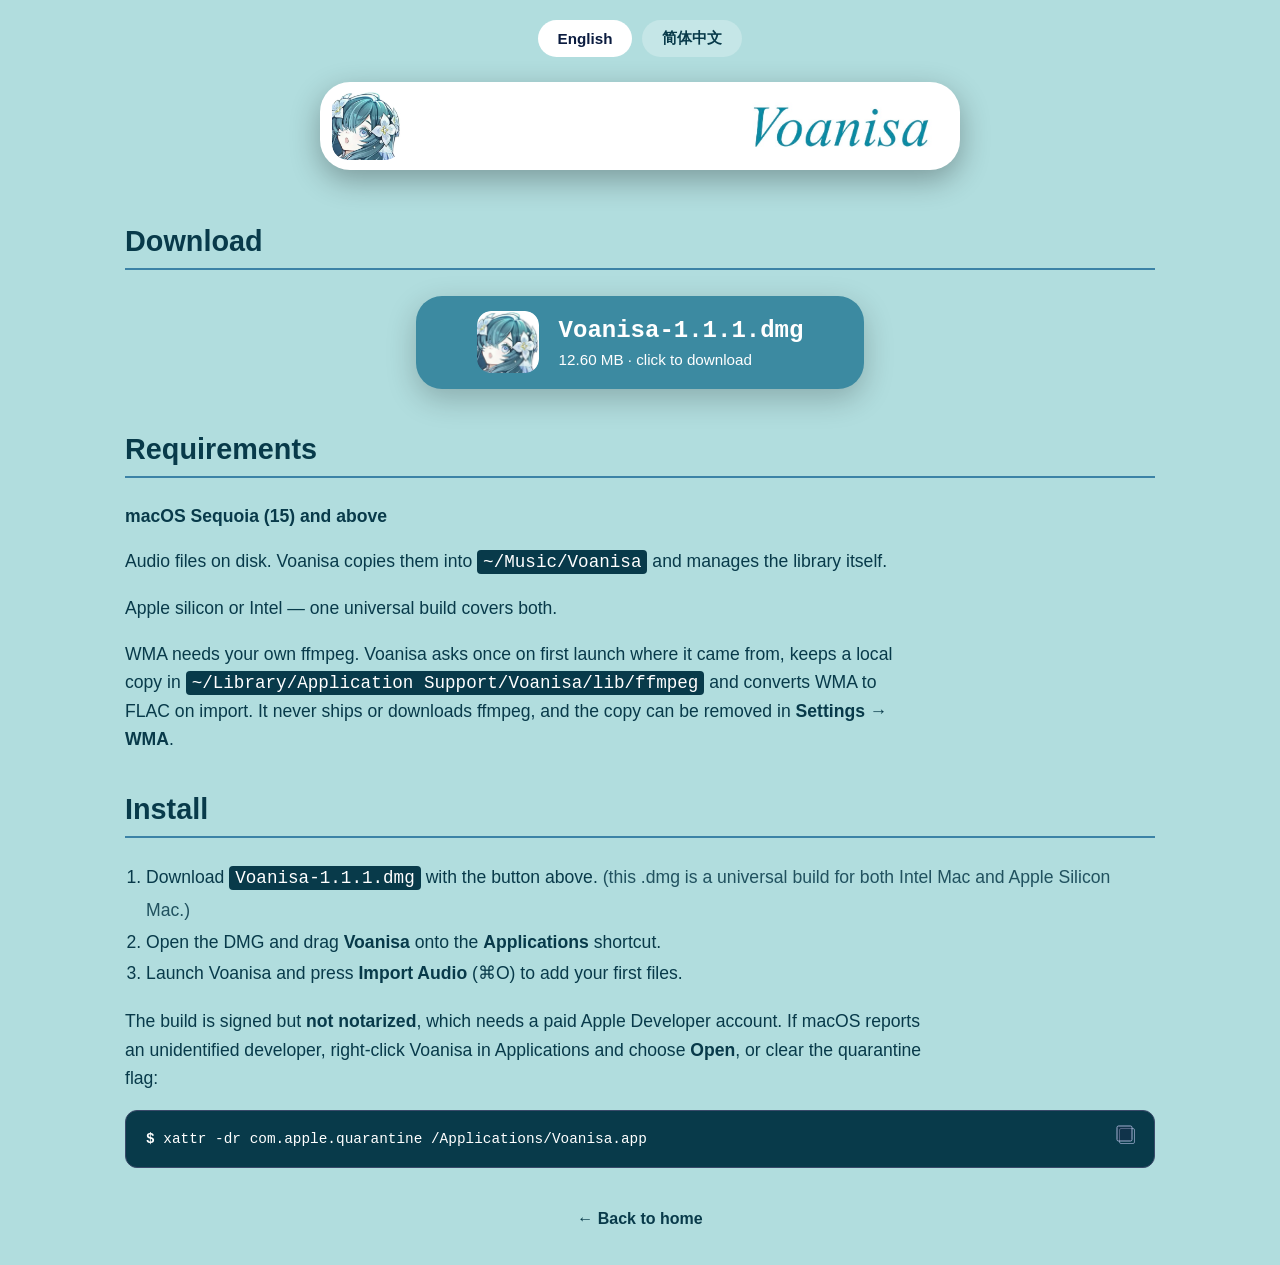
<file: Downloads/index.html>
<!DOCTYPE html>
<html lang="en" class="lang-en">
<head>
    <meta charset="UTF-8">
    <meta name="viewport" content="width=device-width, initial-scale=1.0, maximum-scale=1.0, user-scalable=yes">
    <title>Download Voanisa</title>
    <style>
        /* 正文栏宽度：各栏目标题下的横线要等长，就得让正文栏有确定宽度。
           原先 .content-section 只有内联的 padding，宽度由最长段落撑开，随内容
           浮动（实测 1069px），横线长度因此对不齐。1030px 正文 + 左右各 20px
           padding = 1070px。 */
        :root {
            --ink: #083A4A;
            --rule: #3C82A6;
            --card: #3C8AA1;
            --content-column: 1070px;
        }

        body {
            background-color: #B1DDDE;
            color: var(--ink);
            font-family: -apple-system, BlinkMacSystemFont, "Segoe UI", Roboto, Helvetica, Arial, sans-serif;
            display: flex;
            flex-direction: column;
            align-items: center;
            justify-content: center;
            min-height: 100vh;
            text-align: center;
            margin: 0;
            padding: 20px;
            box-sizing: border-box;
        }

        /* 顶部卡片：与主页保持一致，白边相比原来缩小 50%。
           logo 高 50px；卡片高 70px -> 上下白边各 10px；
           左右白边由 padding 决定，25px -> 12.5px。 */
        .logo-wrapper {
            background-color: #ffffff;
            border-radius: 30px;
            padding: 9px 12.5px;
            display: flex;
            align-items: center;
            justify-content: center;
            gap: 0;
            margin-bottom: 25px;
            box-shadow: 0 10px 30px rgba(0,0,0,0.3);
            min-height: 87.5px;
            box-sizing: border-box;
        }

        /* 相比原来扩大 50%：高度 50px -> 75px（width: auto 保持长宽同比） */
        .logo-img {
            height: 69px;
            width: auto;
            display: block;
            /* 圆角方形（此前试过胶囊形，现改回） */
            border-radius: 16px;
        }

        .logo-img.logo-3 {
            display: none !important;
        }

        /* ========== 电脑端版本号一行，有空格 ========== */
        .version-block .v-line {
            display: inline;
        }
        .version-block .v-line:first-child::after {
            content: "\00a0\00a0\00a0\00a0\00a0\00a0";
            white-space: pre;
        }

        p {
            font-size: 1.1rem;
            line-height: 1.6;
            
            max-width: 800px;
            text-align: left;
            word-break: break-word;
            overflow-wrap: break-word;
            hyphens: auto;
        }

        /* 宽度贴合文字：由脚本按「两个按钮中较宽的那个」统一设置，
           因此两者等宽又不会在宽屏上被拉伸。 */
        .btn-github {
            display: inline-block;
            background-color: var(--ink);
            color: #ffffff;
            padding: 14px 32px;
            border-radius: 30px;
            text-decoration: none;
            font-weight: 600;
            font-size: 1.1rem;
            transition: transform 0.2s ease, box-shadow 0.2s ease;
            text-align: center;
            box-sizing: border-box;
            white-space: nowrap;
        }

        .btn-github:hover {
            transform: translateY(-2px);
            box-shadow: 0 8px 20px rgba(255,255,255,0.2);
        }

        .code-container {
            position: relative;
            margin-bottom: 20px;
            max-width: 100%;
            box-sizing: border-box;
        }

        pre {
            background-color: var(--ink);
            border-radius: 12px;
            padding: 20px;
            overflow-x: auto;
            color: #ffffff;
            font-family: 'Menlo', 'Monaco', 'Courier New', monospace;
            border: 1px solid #3a4a6a;
            font-size: 0.9rem;
            white-space: pre-wrap;
            word-break: break-all;
            overflow-wrap: break-word;
            text-align: left;
            margin: 0;
            padding-right: 20px;
        }

        /* 有复制按钮的pre，添加右侧padding */
        .code-container.has-copy-btn pre {
            padding-right: 70px;
        }

        .code-dollar {
            color: #ffffff;
            font-weight: bold;
        }

        /* 行内代码（如 Voanisa-1.1.1.dmg）整体不拆分：一行放不下时整块挪到下一行，
           而不是在「.」处断成两半。只有单块长过一整行时才允许断开，避免溢出。 */
        code {
            white-space: nowrap;
            word-break: normal;
            overflow-wrap: break-word;
            hyphens: none;
        }

        .copy-btn {
            position: absolute;
            top: 12px;
            right: 12px;
            background: transparent;
            border: none;
            cursor: pointer;
            padding: 6px;
            border-radius: 6px;
            transition: background 0.2s ease;
            display: flex;
            align-items: center;
            justify-content: center;
        }

        .copy-btn:hover {
            background-color: rgba(255, 255, 255, 0.08);
        }

        .copy-icon {
            position: relative;
            width: 18px;
            height: 18px;
        }

        .square-back {
            position: absolute;
            top: 0;
            left: 0;
            width: 14px;
            height: 14px;
            border: 1.5px solid #a0b0d0;
            border-radius: 2px;
            opacity: 0.7;
            transition: all 0.2s ease;
        }

        .square-front {
            position: absolute;
            bottom: 0;
            right: 0;
            width: 14px;
            height: 14px;
            border: 1.5px solid #a0b0d0;
            border-radius: 2px;
            background-color: rgba(30, 42, 74, 0.4);
            transition: all 0.2s ease;
            transform: translate(-4.5px, -4.5px);
        }

        .copy-btn:hover .square-back,
        .copy-btn:hover .square-front {
            border-color: #ffffff;
        }

        .copy-btn.copied .square-back,
        .copy-btn.copied .square-front {
            background-color: #ffffff;
            border-color: transparent;
            opacity: 1;
        }

        .contact-section {
            margin-top: 40px;
            padding: 20px 0;
            text-align: center;
        }

        .contact-section h2 {
            font-size: 2rem;
            color: var(--ink);
            font-weight: bold;
            margin-bottom: 8px;
            display: inline-block;
        }

        .contact-divider {
            width: 60px;
            height: 2px;
            background-color: var(--rule);
            margin: 0 auto 20px auto;
        }

        .contact-items {
            display: flex;
            flex-direction: column;
            align-items: center;
            gap: 12px;
            margin-bottom: 12px;
        }

        .contact-item {
            display: flex;
            align-items: center;
            gap: 8px;
            color: var(--ink);
            font-size: 1.1rem;
        }

        .contact-label {
            font-weight: bold;
            color: var(--ink);
        }

        .contact-item a {
            color: var(--ink);
            text-decoration: none;
            transition: opacity 0.2s;
        }

        .contact-item a:hover {
            text-decoration: underline;
            opacity: 0.8;
        }

        .contact-hint {
            font-size: 0.85rem;
            color: var(--ink);
            opacity: 0.7;
            margin-top: 6px;
        }

        .disclaimer-container {
            width: 100%;
            max-width: 800px;
            margin: 0 auto;
            padding-top: 20px;
            text-align: left;
            box-sizing: border-box;
        }

        .disclaimer {
            font-size: 0.75rem;
            color: var(--ink);
            opacity: 0.7;
            line-height: 1.4;
            word-wrap: break-word;
            word-break: break-word;
        }

        .disclaimer p {
            margin-bottom: 4px;
            padding-left: 2em;
            text-indent: -2em;
        }

        .install-note {
            font-size: 1.1rem;
            line-height: 1.6;
            
            max-width: 800px;
            text-align: left;
            color: var(--ink);
            margin-top: 0;
            margin-bottom: 10px;
            word-break: break-word;
            overflow-wrap: break-word;
        }
        .install-note strong {
            font-weight: bold;
            color: var(--ink);
        }
        .install-note .small-link-text {
            font-size: 0.825rem;
            display: inline-block;
        }
        .install-note a {
            color: var(--ink);
            text-decoration: underline;
        }
        .install-note a:hover {
            opacity: 0.8;
        }

        /* 正文栏本身要有确定宽度，横线长度才稳定 */
        .content-section {
            width: 100%;
            max-width: var(--content-column);
            box-sizing: border-box;
        }

        /* 修改所有正文段落和标题的换行 */
        .content-section h2 {
            word-break: break-word;
            overflow-wrap: break-word;
        }

        .content-section p {
            word-break: break-word;
            overflow-wrap: break-word;
            hyphens: auto;
        }

        /* 特别处理无复制按钮的pre */
        .code-container:not(.has-copy-btn) pre {
            padding-right: 20px;
            word-break: break-all;
            overflow-wrap: anywhere;
        }

        /* ========== 手机端 ========== */
        @media (max-width: 690.98px) {
            .logo-img.logo-1,
            .logo-img.logo-2 {
                display: none !important;
            }
            .logo-img.logo-3 {
                display: block !important;
                /* 与桌面同样扩大 50%：42px -> 63px */
                height: auto;
                max-width: 100%;
            }
            /* 移动端与主页一致：logo 高 42px，卡片高 61px -> 上下白边各 9.5px，左右 9px */
            .logo-wrapper {
                padding: 8px 9px !important;
                min-height: 79px;
                box-sizing: border-box;
            }

            .version-block .v-line {
                display: block !important;
                margin: 0 !important;
                line-height: 1.6 !important;
            }
            .version-block .v-line:first-child::after {
                content: "" !important;
            }
            .version-block {
                text-align: center !important;
                letter-spacing: 0 !important;
                font-size: 0.95rem !important;
                margin-top: -10px !important;
                margin-bottom: 30px !important;
            }

            .tagline {
                text-align: center !important;
            }
        }

        /* ===== 强制 Demo 图片居中且与代码块等宽 ===== */
        .demo-pictures {
            margin-top: 10px;
            width: 100%;
            display: flex;
            flex-direction: column;
            align-items: center;
            justify-content: center;
            box-sizing: border-box;
        }

        .demo-pictures p {
            width: 100%;
            margin: 16px 0;
            text-align: center;
            display: flex;
            justify-content: center;
            box-sizing: border-box;
        }

        .demo-pictures img {
            display: block;
            width: 100% !important;
            max-width: 100% !important;
            height: auto;
            margin: 0 auto !important;
            border-radius: 8px;
            box-shadow: 0 8px 24px rgba(0,0,0,0.4);
            border: 1px solid #2a3a5a;
            box-sizing: border-box;
            object-fit: contain;
        }

        @media (max-width: 690.98px) {
            .demo-pictures img {
                width: 100% !important;
                max-width: 100% !important;
                margin: 0 auto !important;
            }
        }

        /* ===== 新增：环境要求粗体样式 ===== */
        .env-requirements {
            font-size: 1.1rem;
            line-height: 1.6;
            
            max-width: 800px;
            text-align: left;
            color: var(--ink);
            font-weight: bold;
            margin: 10px 0 20px 0;
            word-break: break-word;
            overflow-wrap: break-word;
        }

        /* ========== 语言切换 ========== */
        .lang-switch {
            display: flex;
            gap: 10px;
            margin-bottom: 25px;
        }

        .lang-btn {
            background-color: rgba(255,255,255,0.25);
            color: var(--ink);
            border: none;
            padding: 8px 20px;
            border-radius: 20px;
            font-family: inherit;
            font-size: 0.95rem;
            font-weight: 600;
            cursor: pointer;
            transition: background-color 0.2s ease, transform 0.2s ease;
        }

        .lang-btn:hover {
            background-color: rgba(255,255,255,0.4);
            transform: translateY(-1px);
        }

        .lang-btn.active {
            background-color: #ffffff;
            color: #0a1b3f;
        }

        /* 只显示当前语言的内容 */
        .lang-zh [data-lang="en"],
        .lang-en [data-lang="zh"] {
            display: none !important;
        }

        /* ========== 下载按钮 ========== */
        /* 标题下的横线要和下面各栏目的等长。下面各栏目的横线撑满正文栏内容框，
           即 --content-column 减去左右各 20px 的 padding，所以这里也用同一算式，
           再用 auto 外边距居中，两端即与正文栏对齐。 */
        .download-heading {
            font-size: 1.8rem;
            border-bottom: 2px solid var(--rule);
            padding-bottom: 10px;
            width: calc(min(100%, var(--content-column)) - 40px);
            margin: 30px auto 0;
            text-align: left;
            box-sizing: border-box;
        }

        /* 下载卡片：居中，宽度占 75% 且不超过 448px，宽高比 4.8:1，
           并限制最大高度，避免在宽窗口上被拉成一大块。

           图标/文字的上下留白 = (卡片高度 - 图标高度) / 2，padding 会被居中
           吸收掉，改它看不出区别，只能靠降高度。原来 560px 宽、4.5:1，高
           124.4px，图标(62px)上下各留 31.2px。现在宽减 20% 到 448px，高减
           25% 到 93.3px，即 4.8:1，留白随之减半到 15.7px。 */
        .download-card {
            display: flex;
            align-items: center;
            justify-content: center;
            gap: 20px;
            width: 75%;
            max-width: 448px;
            aspect-ratio: 4.8 / 1;
            max-height: 94px;
            margin: 26px auto 0;
            padding: 7px 22px;
            background-color: var(--card);
            border-radius: 26px;
            text-decoration: none;
            box-sizing: border-box;
            box-shadow: 0 10px 30px rgba(0,0,0,0.22);
            transition: transform 0.2s ease, box-shadow 0.2s ease;
        }

        .download-card:hover {
            transform: translateY(-2px);
            box-shadow: 0 14px 34px rgba(0,0,0,0.30);
        }

        /* 图标尺寸受限，不随卡片无限放大 */
        .download-card-icon {
            height: 62px;
            width: auto;
            border-radius: 14px;
            display: block;
            flex-shrink: 0;
        }

        .download-card-text {
            display: flex;
            flex-direction: column;
            align-items: flex-start;   /* 文件名与大小左对齐 */
            text-align: left;          /* 覆盖 body 的居中 */
            gap: 5px;
            color: #ffffff;
            min-width: 0;
        }

        .download-card-name {
            font-family: ui-monospace, SFMono-Regular, Menlo, Consolas, monospace;
            font-size: 1.5rem;
            font-weight: 700;
            line-height: 1.2;
            word-break: break-all;
        }

        .download-card-size {
            font-size: 0.95rem;
            
        }

        /* 窄屏：卡片过扁会挤，改为更高更宽 */
        @media (max-width: 690.98px) {
            .download-heading {
                font-size: 1.5rem;
            }
            .download-card {
                width: 92%;
                max-width: none;
                aspect-ratio: 4.5 / 1;
                max-height: none;
                gap: 12px;
                padding: 6px 16px;
                border-radius: 16px;
            }
            .download-card-icon {
                height: 46px;
                border-radius: 11px;
            }
            .download-card-name {
                font-size: 1.05rem;
            }
            .download-card-size {
                font-size: 0.85rem;
            }
        }

        .back-home {
            display: inline-block;
            color: var(--ink);
            text-decoration: none;
            font-weight: 600;
            font-size: 1rem;
        }

        .back-home:hover {
            text-decoration: underline;
        }
    </style>
</head>
<body>

    <div class="lang-switch">
        <button class="lang-btn active" type="button" data-lang-set="en" onclick="setLanguage('en')">English</button>
        <button class="lang-btn" type="button" data-lang-set="zh" onclick="setLanguage('zh')">简体中文</button>
    </div>

    <div class="logo-wrapper">
        <img src="../images/logo1.png?v=2" alt="Voanisa icon" class="logo-img logo-1">
        <img src="../images/logo2.jpg?v=2" alt="Voanisa" class="logo-img logo-2">
        <img src="../images/logo3.jpg?v=2" alt="Voanisa" class="logo-img logo-3">
    </div>

    <h2 class="download-heading" data-lang="en">Download</h2>
    <h2 class="download-heading" data-lang="zh">下载</h2>

    <a href="https://github.com/Sha0huaZhang/Voanisa/releases/latest/download/Voanisa-1.1.1.dmg" class="download-card">
        <img src="../images/logo1.png?v=2" alt="" class="download-card-icon">
        <span class="download-card-text">
            <span class="download-card-name">Voanisa-1.1.1.dmg</span>
            <span class="download-card-size" data-lang="en">12.60 MB · click to download</span>
            <span class="download-card-size" data-lang="zh">12.60 MB · 点击下载</span>
        </span>
    </a>

    <div class="content-section" style="margin: 0 auto; padding: 20px; color: var(--ink); text-align: left;">

        <h2 style="font-size: 1.8rem; border-bottom: 2px solid var(--rule); padding-bottom: 10px;" data-lang="en">Requirements</h2>
        <h2 style="font-size: 1.8rem; border-bottom: 2px solid var(--rule); padding-bottom: 10px;" data-lang="zh">系统要求</h2>
        <p style="font-size: 1.1rem; line-height: 1.6; font-weight: bold;" data-lang="en">macOS Sequoia (15) and above</p>
        <p style="font-size: 1.1rem; line-height: 1.6; font-weight: bold;" data-lang="zh">macOS Sequoia (15) 或更高版本</p>
        <p style="font-size: 1.1rem; line-height: 1.6; " data-lang="en">Audio files on disk. Voanisa copies them into <code style="background-color: var(--ink); color: #ffffff; padding: 2px 6px; border-radius: 4px;">~/Music/Voanisa</code> and manages the library itself.</p>
        <p style="font-size: 1.1rem; line-height: 1.6; " data-lang="zh">本地磁盘上的音频文件。Voanisa 会把它们复制到 <code style="background-color: var(--ink); color: #ffffff; padding: 2px 6px; border-radius: 4px;">~/Music/Voanisa</code>，并自行管理曲库。</p>
        <p style="font-size: 1.1rem; line-height: 1.6; " data-lang="en">Apple silicon or Intel — one universal build covers both.</p>
        <p style="font-size: 1.1rem; line-height: 1.6; " data-lang="zh">Apple 芯片或 Intel 均可 —— 通用版已同时支持。</p>
        <p style="font-size: 1.1rem; line-height: 1.6; " data-lang="en">
            WMA needs your own ffmpeg. Voanisa asks once on first launch where it came from, keeps a local copy in
            <code style="background-color: var(--ink); color: #ffffff; padding: 2px 6px; border-radius: 4px;">~/Library/Application Support/Voanisa/lib/ffmpeg</code>
            and converts WMA to FLAC on import. It never ships or downloads ffmpeg, and the copy can be removed in <strong>Settings → WMA</strong>.
        </p>
        <p style="font-size: 1.1rem; line-height: 1.6; " data-lang="zh">
            WMA 需要你自己的 ffmpeg。首次启动时 Voanisa 会询问它是用什么装的，并在
            <code style="background-color: var(--ink); color: #ffffff; padding: 2px 6px; border-radius: 4px;">~/Library/Application Support/Voanisa/lib/ffmpeg</code>
            保留一份本地副本，导入时把 WMA 转成 FLAC。它不会打包或下载 ffmpeg，这份副本可以在<strong>设置 → WMA</strong> 里删除。
        </p>

        <h2 style="font-size: 1.8rem; border-bottom: 2px solid var(--rule); padding-bottom: 10px; margin-top: 40px;" data-lang="en">Install</h2>
        <h2 style="font-size: 1.8rem; border-bottom: 2px solid var(--rule); padding-bottom: 10px; margin-top: 40px;" data-lang="zh">安装</h2>

        <ol style="font-size: 1.1rem; line-height: 1.8; padding-left: 1.2em;" data-lang="en">
            <li>Download <code style="background-color: var(--ink); color: #ffffff; padding: 2px 6px; border-radius: 4px;">Voanisa-1.1.1.dmg</code> with the button above. <span style="opacity: 0.85;">(this .dmg is a universal build for both Intel Mac and Apple Silicon Mac.)</span></li>
            <li>Open the DMG and drag <strong>Voanisa</strong> onto the <strong>Applications</strong> shortcut.</li>
            <li>Launch Voanisa and press <strong>Import Audio</strong> (⌘O) to add your first files.</li>
        </ol>
        <ol style="font-size: 1.1rem; line-height: 1.8; padding-left: 1.2em;" data-lang="zh">
            <li>点击上方按钮下载 <code style="background-color: var(--ink); color: #ffffff; padding: 2px 6px; border-radius: 4px;">Voanisa-1.1.1.dmg</code>。<span style="opacity: 0.85;">（此 .dmg 为 Intel Mac 和 Apple Silicon Mac 通用版本）</span></li>
            <li>打开 DMG，把 <strong>Voanisa</strong> 拖到 <strong>Applications</strong> 快捷方式上。</li>
            <li>启动 Voanisa，点「导入音频」（⌘O）添加第一批文件。</li>
        </ol>

        <p style="font-size: 1.1rem; line-height: 1.6; " data-lang="en">
            The build is signed but <strong>not notarized</strong>, which needs a paid Apple Developer account. If macOS reports an unidentified developer, right-click Voanisa in Applications and choose <strong>Open</strong>, or clear the quarantine flag:
        </p>
        <p style="font-size: 1.1rem; line-height: 1.6; " data-lang="zh">
            安装包已签名，但<strong>未公证</strong>（公证需要付费的 Apple 开发者账号）。如果 macOS 提示「无法验证开发者」，可在「应用程序」中右键 Voanisa 选择<strong>打开</strong>，或清除下载隔离标记：
        </p>
        <div class="code-container has-copy-btn">
            <button class="copy-btn" onclick="copyCode(this)">
                <div class="copy-icon">
                    <div class="square-back"></div>
                    <div class="square-front"></div>
                </div>
            </button>
            <pre><span class="code-dollar">$</span> xattr -dr com.apple.quarantine /Applications/Voanisa.app</pre>
        </div>

        <div style="text-align: center; margin-top: 42px;">
            <a href="../" class="back-home">
                <span data-lang="en">&larr; Back to home</span>
                <span data-lang="zh">&larr; 返回首页</span>
            </a>
        </div>
    </div>

    <script>
        function copyCode(btn) {
            const pre = btn.parentElement.querySelector('pre');
            if (!pre) return;
            let text = pre.textContent;
            text = text.replace(/^\$\s/, '');
            navigator.clipboard.writeText(text).then(() => {
                btn.classList.add('copied');
                setTimeout(() => {
                    btn.classList.remove('copied');
                }, 2000);
            }).catch(err => {
                console.error('Failed to copy text: ', err);
            });
        }

        function setLanguage(lang) {
            const root = document.documentElement;
            root.classList.remove('lang-en', 'lang-zh');
            root.classList.add('lang-' + lang);
            root.lang = (lang === 'zh') ? 'zh-Hans' : 'en';
            document.querySelectorAll('.lang-btn').forEach(function (btn) {
                btn.classList.toggle('active', btn.getAttribute('data-lang-set') === lang);
            });
            try { localStorage.setItem('elysia-lang', lang); } catch (e) {}
            // 文字变了，按钮宽度需要重算（等一帧让显示切换生效）
            if (typeof equalizeButtons === 'function') {
                requestAnimationFrame(equalizeButtons);
            }
        }

        // 顶部两个按钮等宽：取两者中较宽的那个作为统一宽度。
        // 用脚本而不是 flex 拉伸，是因为拉伸会把按钮撑得比文字宽很多。
        function equalizeButtons() {
            const buttons = Array.from(document.querySelectorAll('.btn-github'))
                .filter(function (b) { return b.offsetParent !== null; });
            if (buttons.length < 2) return;
            buttons.forEach(function (b) { b.style.minWidth = ''; });
            const widest = Math.max.apply(null, buttons.map(function (b) {
                return b.getBoundingClientRect().width;
            }));
            buttons.forEach(function (b) { b.style.minWidth = widest + 'px'; });
        }

        (function () {
            let saved = null;
            try { saved = localStorage.getItem('elysia-lang'); } catch (e) {}
            if (saved !== 'en' && saved !== 'zh') {
                const nav = (navigator.language || 'en').toLowerCase();
                saved = nav.indexOf('zh') === 0 ? 'zh' : 'en';
            }
            setLanguage(saved);
            equalizeButtons();
            window.addEventListener('resize', equalizeButtons);
            // 字体加载完成后字宽会变，需要重算
            if (document.fonts && document.fonts.ready) {
                document.fonts.ready.then(equalizeButtons);
            }
        })();
    </script>

</body>
</html>
</file>
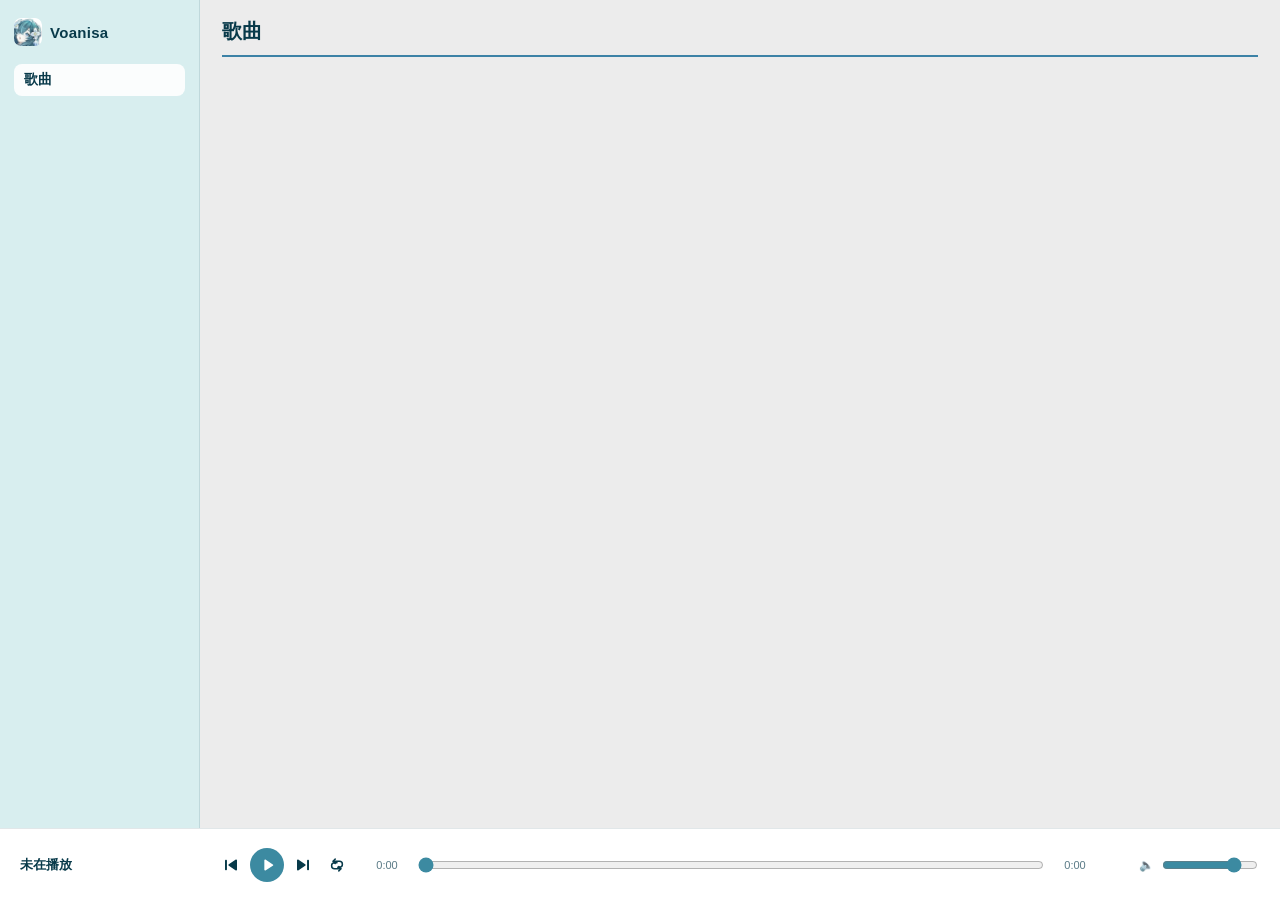
<file: apps/web/web/index.html>
<!DOCTYPE html>
<html lang="zh-CN">
<head>
    <meta charset="UTF-8">
    <meta name="viewport" content="width=device-width, initial-scale=1.0">
    <title>Voanisa</title>
    <link rel="stylesheet" href="style.css">
</head>
<body>
    <div class="app">
        <aside class="sidebar">
            <div class="brand">
                <img src="icon.png" alt="" class="brand-icon">
                <span class="brand-name">Voanisa</span>
            </div>
            <nav class="nav">
                <button class="nav-item is-active" data-view="songs">歌曲</button>
            </nav>
        </aside>

        <main class="content">
            <header class="list-header">
                <h1>歌曲</h1>
                <span class="count" id="track-count"></span>
            </header>
            <ul class="track-list" id="track-list"></ul>
            <p class="empty" id="empty-state" hidden>曲库里还没有歌曲。</p>
        </main>

        <footer class="player">
            <div class="now-playing">
                <span class="np-title" id="np-title">未在播放</span>
                <span class="np-artist" id="np-artist"></span>
            </div>

            <div class="transport">
                <button class="skip" id="prev-button" title="上一首（⌥← / Alt+←）">
                    <svg viewBox="0 0 24 24" aria-hidden="true">
                        <rect x="4" y="5" width="2.6" height="14" rx="1"/>
                        <path d="M20 5.6v12.8c0 .8-.9 1.3-1.6.9l-9.3-6.4a1 1 0 0 1 0-1.8l9.3-6.4c.7-.4 1.6.1 1.6.9z"/>
                    </svg>
                </button>
                <button class="play" id="play-button" title="播放 / 暂停（空格）">
                    <svg class="icon-play" viewBox="0 0 24 24" aria-hidden="true">
                        <path d="M8 4.8v14.4c0 .9 1 1.4 1.7 1l11-7.2a1 1 0 0 0 0-1.9L9.7 3.8c-.7-.4-1.7.1-1.7 1z"/>
                    </svg>
                    <svg class="icon-pause" viewBox="0 0 24 24" aria-hidden="true">
                        <rect x="6" y="4" width="4" height="16" rx="1.4"/>
                        <rect x="14" y="4" width="4" height="16" rx="1.4"/>
                    </svg>
                </button>
                <button class="skip" id="next-button" title="下一首（⌥→ / Alt+→）">
                    <svg viewBox="0 0 24 24" aria-hidden="true">
                        <path d="M4 5.6v12.8c0 .8.9 1.3 1.6.9l9.3-6.4a1 1 0 0 0 0-1.8L5.6 4.7C4.9 4.3 4 4.8 4 5.6z"/>
                        <rect x="17.4" y="5" width="2.6" height="14" rx="1"/>
                    </svg>
                </button>
                <button class="skip" id="repeat-button" title="循环">
                    <svg class="icon-repeat" viewBox="0 0 24 24" aria-hidden="true">
                        <path d="M7 7h8.2a4 4 0 0 1 0 8H13" fill="none" stroke="currentColor" stroke-width="2" stroke-linecap="round"/>
                        <path d="M9.6 4.2 6.8 7l2.8 2.8" fill="none" stroke="currentColor" stroke-width="2" stroke-linecap="round" stroke-linejoin="round"/>
                        <path d="M17 17H8.8a4 4 0 0 1 0-8H12" fill="none" stroke="currentColor" stroke-width="2" stroke-linecap="round"/>
                        <path d="M14.4 19.8 17.2 17l-2.8-2.8" fill="none" stroke="currentColor" stroke-width="2" stroke-linecap="round" stroke-linejoin="round"/>
                    </svg>
                </button>
            </div>

            <div class="progress">
                <span class="time" id="position">0:00</span>
                <input type="range" id="seek-bar" min="0" max="1000" value="0">
                <span class="time" id="duration">0:00</span>
            </div>

            <div class="volume">
                <span class="vol-icon">🔈</span>
                <input type="range" id="volume-bar" min="0" max="100" value="80">
            </div>
        </footer>
    </div>

    <div class="context-menu" id="context-menu" hidden>
        <button data-action="play">播放</button>
        <button data-action="reveal">在 Finder 中显示</button>
    </div>

    <script src="app.js"></script>
</body>
</html>
</file>
<file: apps/web/web/style.css>
:root {
    --ink: #083A4A;
    --rule: #3C82A6;
    --card: #3C8AA1;
    /* 侧栏青绿再淡一半（与白混 50%），内容区跟 SwiftUI 一样用窗口灰 */
    --canvas: #D8EEEF;
    --content: #ECECEC;
    --row: #ffffff;
    --surface: #ffffff;
    --muted: #5b7b87;
}

* {
    box-sizing: border-box;
}

html,
body {
    height: 100%;
    margin: 0;
}

body {
    background: var(--content);
    color: var(--ink);
    font-family: -apple-system, BlinkMacSystemFont, "SF Pro Text", "PingFang SC", sans-serif;
    font-size: 14px;
    overflow: hidden;
}

.app {
    height: 100%;
    display: grid;
    grid-template-columns: 200px 1fr;
    grid-template-rows: 1fr 72px;
}

/* ---------- 侧栏 ---------- */

.sidebar {
    grid-row: 1;
    background: var(--canvas);
    border-right: 1px solid rgba(8, 58, 74, 0.12);
    padding: 18px 14px;
    display: flex;
    flex-direction: column;
    gap: 18px;
}

.brand {
    display: flex;
    align-items: center;
    gap: 8px;
}

.brand-icon {
    width: 28px;
    height: 28px;
    border-radius: 7px;
}

.brand-name {
    font-size: 15px;
    font-weight: 600;
    letter-spacing: 0.02em;
}

.nav {
    display: flex;
    flex-direction: column;
    gap: 4px;
}

.nav-item {
    text-align: left;
    border: 0;
    background: transparent;
    color: var(--ink);
    font: inherit;
    padding: 7px 10px;
    border-radius: 8px;
    cursor: pointer;
}

.nav-item:hover {
    background: rgba(255, 255, 255, 0.6);
}

.nav-item.is-active {
    background: rgba(255, 255, 255, 0.9);
    font-weight: 600;
}

.sidebar-note {
    margin: auto 0 0;
    font-size: 11px;
    color: var(--muted);
    word-break: break-all;
}
/* ---------- 列表 ---------- */

.content {
    grid-row: 1;
    overflow-y: auto;
    padding: 18px 22px 0;
}

.list-header {
    display: flex;
    align-items: baseline;
    gap: 10px;
    padding-bottom: 10px;
    border-bottom: 2px solid var(--rule);
    margin-bottom: 6px;
}

.list-header h1 {
    font-size: 20px;
    margin: 0;
}

.count {
    color: var(--muted);
    font-size: 12px;
}

.track-list {
    list-style: none;
    margin: 0;
    padding: 6px 0 18px;
    display: flex;
    flex-direction: column;
    gap: 2px;
}

.track-row {
    display: grid;
    grid-template-columns: 40px 1fr auto;
    align-items: center;
    gap: 12px;
    padding: 6px 10px;
    border-radius: 8px;
    background: var(--row);
    cursor: default;
}

.track-row:hover {
    background: #f5f7f8;
}

.track-row.is-playing .track-title {
    color: #b3261e;
    font-weight: 600;
}

.track-cover {
    width: 40px;
    height: 40px;
    border-radius: 5px;
    background: rgba(8, 58, 74, 0.12);
    object-fit: cover;
    display: block;
}

.track-title {
    display: block;
    font-size: 14px;
}

.track-artist {
    display: block;
    font-size: 12px;
    color: var(--muted);
}

.track-duration {
    font-size: 12px;
    color: var(--muted);
    font-variant-numeric: tabular-nums;
}

.empty {
    color: var(--muted);
    padding: 40px 0;
    text-align: center;
}

/* ---------- 播放条 ---------- */

.player {
    grid-column: 1 / -1;
    grid-row: 2;
    display: grid;
    grid-template-columns: 180px auto 1fr 150px;
    align-items: center;
    gap: 16px;
    padding: 0 20px;
    background: var(--surface);
    border-top: 1px solid rgba(8, 58, 74, 0.12);
}

.now-playing {
    display: flex;
    flex-direction: column;
    min-width: 0;
}

.np-title,
.np-artist {
    overflow: hidden;
    text-overflow: ellipsis;
    white-space: nowrap;
}

.np-title {
    font-size: 13px;
    font-weight: 600;
}

.np-artist {
    font-size: 11px;
    color: var(--muted);
}

.transport {
    display: flex;
    align-items: center;
    justify-content: center;
    gap: 4px;
}

.play {
    width: 34px;
    height: 34px;
    border-radius: 50%;
    border: 0;
    background: var(--card);
    color: #fff;
    cursor: pointer;
    display: grid;
    place-items: center;
}

.play svg {
    width: 16px;
    height: 16px;
    fill: currentColor;
    display: block;
}

.play .icon-pause {
    display: none;
}

.play.is-playing .icon-play {
    display: none;
}

.play.is-playing .icon-pause {
    display: block;
}

.play:hover {
    filter: brightness(1.06);
}

.progress {
    display: flex;
    align-items: center;
    gap: 10px;
}

.time {
    font-size: 11px;
    color: var(--muted);
    font-variant-numeric: tabular-nums;
    width: 38px;
    text-align: center;
}

#seek-bar {
    flex: 1;
    accent-color: var(--card);
}

/* ---------- 上一首 / 下一首 / 循环 ---------- */

.skip {
    width: 30px;
    height: 30px;
    border: 0;
    border-radius: 8px;
    background: transparent;
    color: var(--ink);
    cursor: pointer;
    position: relative;
    display: grid;
    place-items: center;
}

.skip svg {
    width: 18px;
    height: 18px;
    fill: currentColor;
    display: block;
}

.skip:hover {
    background: rgba(8, 58, 74, 0.08);
}

.skip.is-on {
    color: var(--card);
}

.skip.is-one::after {
    content: "1";
    position: absolute;
    top: 1px;
    right: 3px;
    font-size: 9px;
    font-weight: 700;
}

/* ---------- 音量 ---------- */

.volume {
    display: flex;
    align-items: center;
    gap: 6px;
    justify-self: end;
}

.vol-icon {
    font-size: 12px;
    opacity: 0.75;
}

#volume-bar {
    width: 96px;
    accent-color: var(--card);
}

/* ---------- 右键菜单 ---------- */

.context-menu {
    position: fixed;
    min-width: 176px;
    padding: 5px;
    display: flex;
    flex-direction: column;
    background: #ffffff;
    border: 1px solid rgba(8, 58, 74, 0.14);
    border-radius: 8px;
    box-shadow: 0 10px 28px rgba(0, 0, 0, 0.18);
    z-index: 20;
}

.context-menu[hidden] {
    display: none;
}

.context-menu button {
    border: 0;
    background: transparent;
    text-align: left;
    font: inherit;
    color: var(--ink);
    padding: 6px 10px;
    border-radius: 5px;
    cursor: pointer;
}

.context-menu button:hover {
    background: rgba(8, 58, 74, 0.08);
}
</file>
